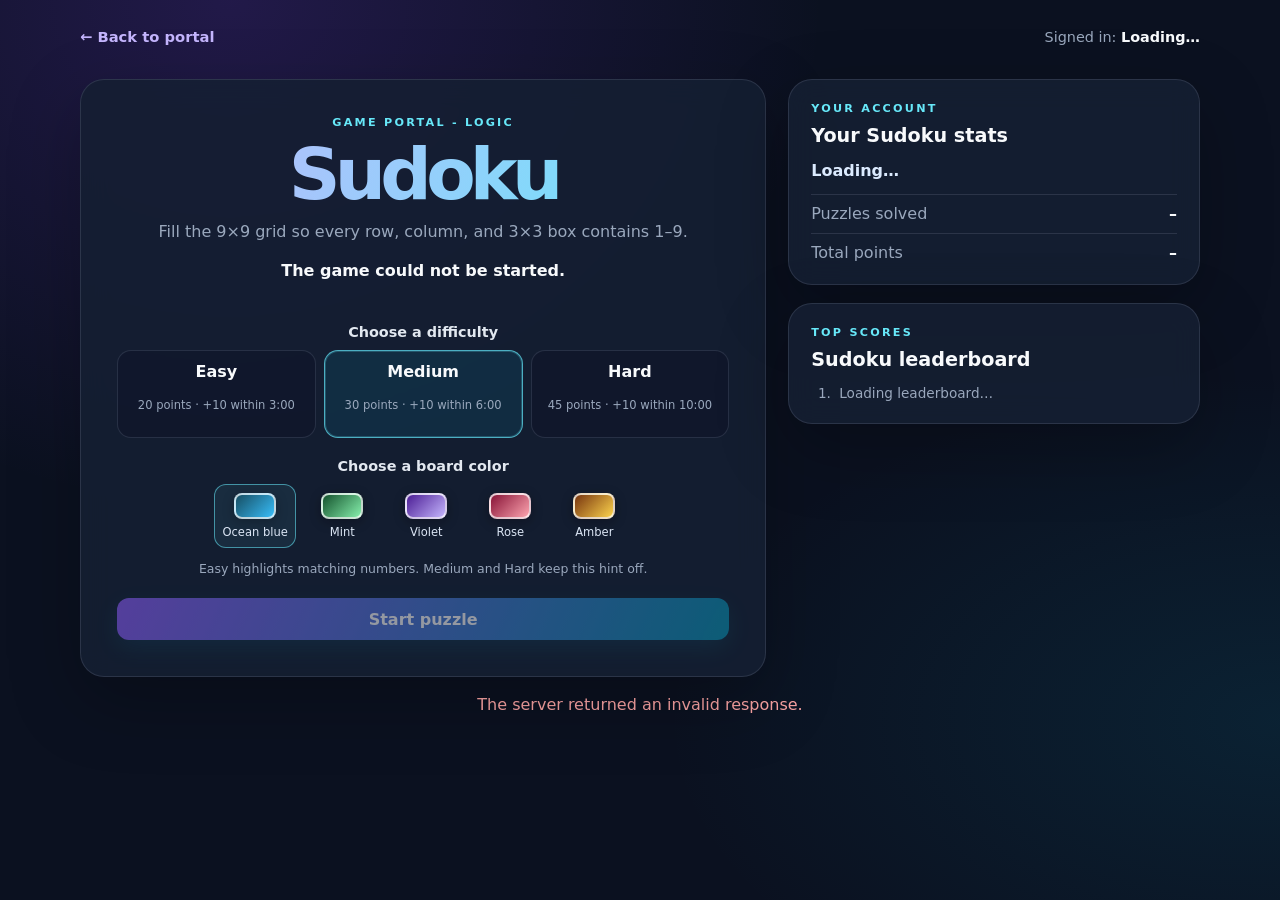
<file: games/sudoku/index.html>
<!DOCTYPE html>
<html lang="en">
<head>
    <meta charset="UTF-8">
    <meta name="viewport" content="width=device-width, initial-scale=1">
    <meta name="theme-color" content="#111827">
    <title>Sudoku – Game Portal</title>
    <link rel="stylesheet" href="style.css?v=20261124a">
    <script src="game.js?v=20261124a" defer></script>
</head>
<body>
    <main class="page-shell">
        <header class="topbar">
            <a class="back-link" href="../../index.php">← Back to portal</a>
            <p class="signed-in">Signed in: <strong id="player-name">Loading…</strong></p>
        </header>

        <div class="game-layout">
            <section class="game-card" aria-labelledby="game-title">
                <div class="game-heading">
                    <p class="eyebrow">GAME PORTAL - LOGIC</p>
                    <h1 id="game-title">Sudoku</h1>
                    <p class="subtitle">Fill the 9×9 grid so every row, column, and 3×3 box contains 1–9.</p>
                </div>

                <div class="game-info">
                    <p id="game-status" class="game-status" role="status" aria-live="polite">
                        Loading game settings…
                    </p>
                    <p id="save-status" class="save-status" role="status" aria-live="polite"></p>
                </div>

                <section id="setup-panel" class="setup-panel" aria-label="Game setup">
                    <fieldset class="difficulty-picker">
                        <legend>Choose a difficulty</legend>
                        <div class="difficulty-choices">
                            <label class="difficulty-option">
                                <input type="radio" name="difficulty" value="easy">
                                <span class="difficulty-name">Easy</span>
                                <span class="difficulty-description">20 points · +10 within 3:00</span>
                            </label>
                            <label class="difficulty-option is-selected">
                                <input type="radio" name="difficulty" value="medium" checked>
                                <span class="difficulty-name">Medium</span>
                                <span class="difficulty-description">30 points · +10 within 6:00</span>
                            </label>
                            <label class="difficulty-option">
                                <input type="radio" name="difficulty" value="hard">
                                <span class="difficulty-name">Hard</span>
                                <span class="difficulty-description">45 points · +10 within 10:00</span>
                            </label>
                        </div>
                    </fieldset>

                    <fieldset class="theme-picker">
                        <legend>Choose a board color</legend>
                        <div class="theme-choices">
                            <label class="theme-option">
                                <input type="radio" name="board-theme" value="ocean" checked>
                                <span class="theme-swatch theme-ocean" aria-hidden="true"></span>
                                <span>Ocean blue</span>
                            </label>
                            <label class="theme-option">
                                <input type="radio" name="board-theme" value="mint">
                                <span class="theme-swatch theme-mint" aria-hidden="true"></span>
                                <span>Mint</span>
                            </label>
                            <label class="theme-option">
                                <input type="radio" name="board-theme" value="violet">
                                <span class="theme-swatch theme-violet" aria-hidden="true"></span>
                                <span>Violet</span>
                            </label>
                            <label class="theme-option">
                                <input type="radio" name="board-theme" value="rose">
                                <span class="theme-swatch theme-rose" aria-hidden="true"></span>
                                <span>Rose</span>
                            </label>
                            <label class="theme-option">
                                <input type="radio" name="board-theme" value="amber">
                                <span class="theme-swatch theme-amber" aria-hidden="true"></span>
                                <span>Amber</span>
                            </label>
                        </div>
                    </fieldset>

                    <p class="setup-note">Easy highlights matching numbers. Medium and Hard keep this hint off.</p>
                    <button id="begin-game" class="primary-button" type="button" disabled>Start puzzle</button>
                </section>

                <section id="game-area" class="game-area" hidden>
                    <div class="game-toolbar">
                        <p>Time <strong id="timer" aria-label="Elapsed time">00:00</strong></p>
                        <p id="difficulty-label">Medium</p>
                        <p id="score-label">30 points · +10 bonus within 6:00</p>
                    </div>

                    <div id="board" class="sudoku-board" role="grid" aria-label="Sudoku board"></div>

                    <div class="number-pad" aria-label="Choose a number">
                        <button type="button" data-number="1" aria-label="Enter 1">1</button>
                        <button type="button" data-number="2" aria-label="Enter 2">2</button>
                        <button type="button" data-number="3" aria-label="Enter 3">3</button>
                        <button type="button" data-number="4" aria-label="Enter 4">4</button>
                        <button type="button" data-number="5" aria-label="Enter 5">5</button>
                        <button type="button" data-number="6" aria-label="Enter 6">6</button>
                        <button type="button" data-number="7" aria-label="Enter 7">7</button>
                        <button type="button" data-number="8" aria-label="Enter 8">8</button>
                        <button type="button" data-number="9" aria-label="Enter 9">9</button>
                        <button type="button" data-clear aria-label="Erase selected cell">Erase</button>
                    </div>

                    <div class="game-actions">
                        <button id="check-board" class="secondary-button" type="button">Check puzzle</button>
                        <button id="new-game" class="primary-button" type="button">New puzzle</button>
                        <button id="change-settings" class="secondary-button" type="button">Change settings</button>
                        <button id="retry-save" class="secondary-button" type="button" hidden>Retry save</button>
                    </div>
                    <p class="game-note" id="game-note"></p>
                </section>
            </section>

            <aside class="side-column">
                <section class="stats-card" aria-labelledby="stats-title">
                    <p class="eyebrow">YOUR ACCOUNT</p>
                    <h2 id="stats-title">Your Sudoku stats</h2>
                    <p class="account-name" id="account-name">Loading…</p>
                    <dl class="stats-list">
                        <div><dt>Puzzles solved</dt><dd id="games-played">–</dd></div>
                        <div><dt>Total points</dt><dd id="total-points">–</dd></div>
                    </dl>
                </section>

                <section class="leaderboard-card" aria-labelledby="leaderboard-title">
                    <p class="eyebrow">TOP SCORES</p>
                    <h2 id="leaderboard-title">Sudoku leaderboard</h2>
                    <ol id="leaderboard" class="leaderboard">
                        <li class="empty-state">Loading leaderboard…</li>
                    </ol>
                </section>
            </aside>
        </div>
        <p id="load-error" class="load-error" role="alert" hidden></p>
    </main>

    <dialog id="result-dialog" class="result-dialog" aria-labelledby="result-title">
        <h2 id="result-title">Puzzle solved!</h2>
        <p id="result-message"></p>
        <p id="result-save-status" class="result-save-status" role="status" aria-live="polite"></p>
        <div class="result-actions">
            <button id="result-retry" class="secondary-button" type="button" hidden>Retry save</button>
            <button id="result-new-game" class="primary-button" type="button" disabled>New puzzle</button>
        </div>
    </dialog>
</body>
</html>
</file>
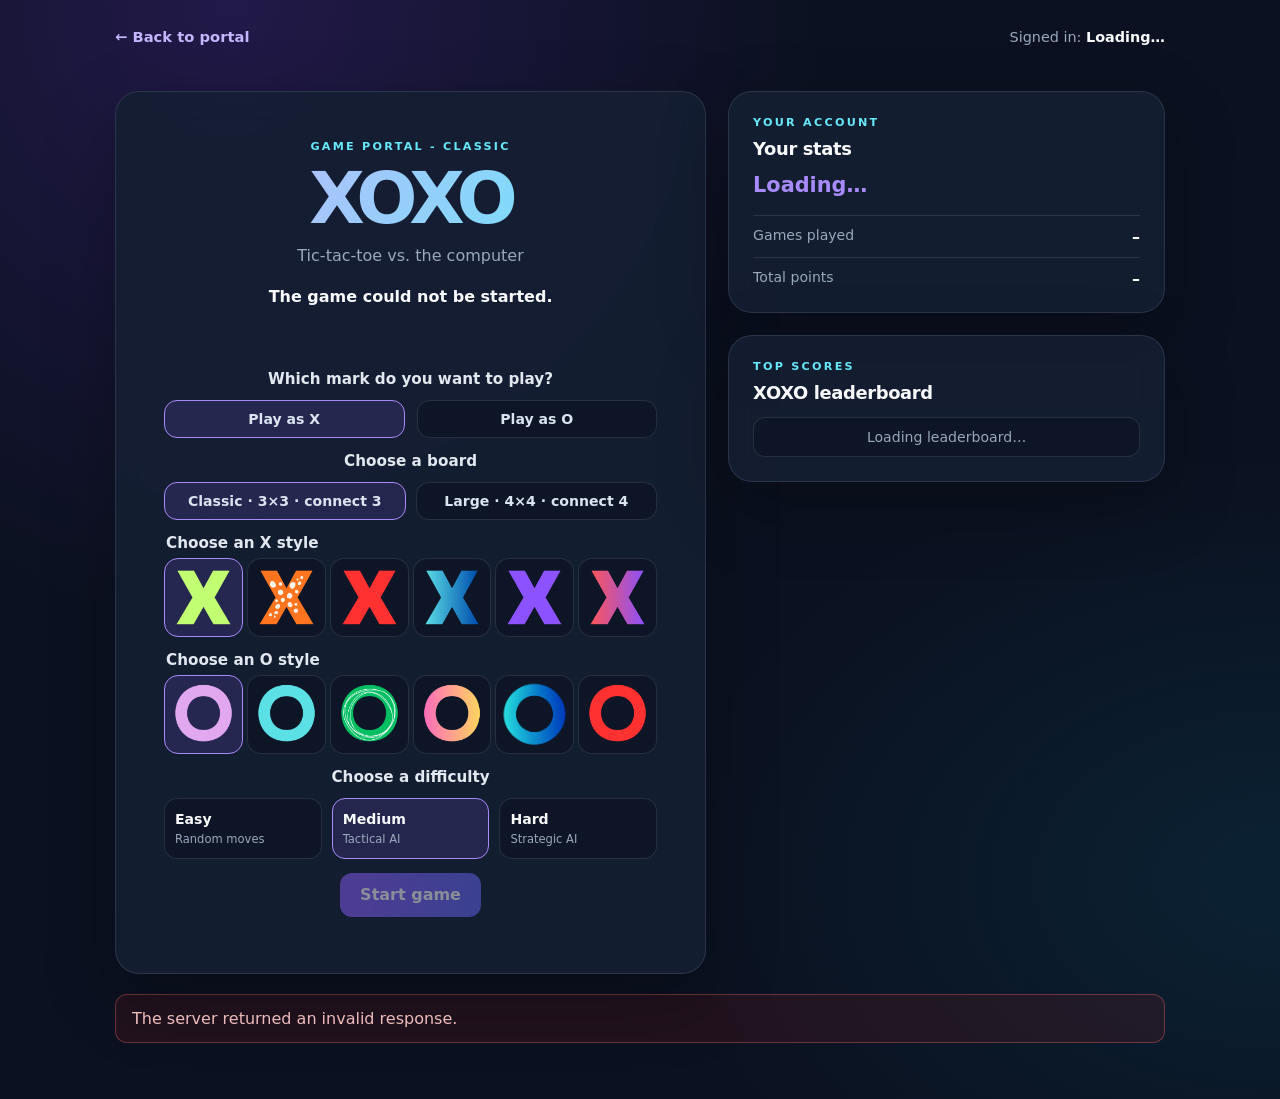
<file: games/tictactoe/index.html>
<!DOCTYPE html>
<html lang="en">
<head>
    <meta charset="UTF-8">
    <meta name="viewport" content="width=device-width, initial-scale=1">
    <meta name="theme-color" content="#111827">
    <title>XOXO – Game Portal</title>
    <link rel="stylesheet" href="style.css?v=20261124b">
    <script src="game.js?v=20261124i" defer></script>
</head>
<body>
    <main class="page-shell">
        <header class="topbar">
            <a class="back-link" href="../../index.php">← Back to portal</a>
            <p class="signed-in">Signed in: <strong id="player-name">Loading…</strong></p>
        </header>

        <div class="game-layout">
            <section class="game-card" aria-labelledby="game-title">
                <div class="game-heading">
                    <p class="eyebrow">GAME PORTAL - CLASSIC</p>
                    <h1 id="game-title">XOXO</h1>
                    <p class="subtitle">Tic-tac-toe vs. the computer</p>
                </div>

                <div class="game-info">
                    <p id="game-status" class="game-status" role="status" aria-live="polite">
                        Loading game settings…
                    </p>
                    <p id="save-status" class="save-status" role="status" aria-live="polite"></p>
                </div>

                <section id="setup-panel" class="setup-panel" aria-label="Game setup">
                    <fieldset class="mark-picker">
                        <legend>Which mark do you want to play?</legend>
                        <label class="mark-option">
                            <input type="radio" name="player-mark" value="X" checked>
                            <span>Play as X</span>
                        </label>
                        <label class="mark-option">
                            <input type="radio" name="player-mark" value="O">
                            <span>Play as O</span>
                        </label>
                    </fieldset>

                    <fieldset class="board-mode-picker">
                        <legend>Choose a board</legend>
                        <label class="mark-option board-mode-option is-selected">
                            <input type="radio" name="board-mode" value="classic" checked>
                            <span>Classic · 3×3 · connect 3</span>
                        </label>
                        <label class="mark-option board-mode-option">
                            <input type="radio" name="board-mode" value="large">
                            <span>Large · 4×4 · connect 4</span>
                        </label>
                    </fieldset>

                    <fieldset class="mark-style-picker">
                        <legend>Choose an X style</legend>
                        <div class="mark-style-choices">
                            <label class="mark-style-choice">
                                <input type="radio" name="x-style" value="../../assets/tictactoe_images/x1.png" checked>
                                <img src="../../assets/tictactoe_images/x1.png" alt="X style 1">
                            </label>
                            <label class="mark-style-choice">
                                <input type="radio" name="x-style" value="../../assets/tictactoe_images/x2.png">
                                <img src="../../assets/tictactoe_images/x2.png" alt="X style 2">
                            </label>
                            <label class="mark-style-choice">
                                <input type="radio" name="x-style" value="../../assets/tictactoe_images/x3.png">
                                <img src="../../assets/tictactoe_images/x3.png" alt="X style 3">
                            </label>
                            <label class="mark-style-choice">
                                <input type="radio" name="x-style" value="../../assets/tictactoe_images/x4.png">
                                <img src="../../assets/tictactoe_images/x4.png" alt="X style 4">
                            </label>
                            <label class="mark-style-choice">
                                <input type="radio" name="x-style" value="../../assets/tictactoe_images/x11.png">
                                <img src="../../assets/tictactoe_images/x11.png" alt="X style 5">
                            </label>
                            <label class="mark-style-choice">
                                <input type="radio" name="x-style" value="../../assets/tictactoe_images/x12.png">
                                <img src="../../assets/tictactoe_images/x12.png" alt="X style 6">
                            </label>
                        </div>
                    </fieldset>

                    <fieldset class="mark-style-picker">
                        <legend>Choose an O style</legend>
                        <div class="mark-style-choices">
                            <label class="mark-style-choice">
                                <input type="radio" name="o-style" value="../../assets/tictactoe_images/o6.png" checked>
                                <img src="../../assets/tictactoe_images/o6.png" alt="O style 1">
                            </label>
                            <label class="mark-style-choice">
                                <input type="radio" name="o-style" value="../../assets/tictactoe_images/o5.png">
                                <img src="../../assets/tictactoe_images/o5.png" alt="O style 2">
                            </label>
                            <label class="mark-style-choice">
                                <input type="radio" name="o-style" value="../../assets/tictactoe_images/o7.png">
                                <img src="../../assets/tictactoe_images/o7.png" alt="O style 3">
                            </label>
                            <label class="mark-style-choice">
                                <input type="radio" name="o-style" value="../../assets/tictactoe_images/o8.png">
                                <img src="../../assets/tictactoe_images/o8.png" alt="O style 4">
                            </label>
                            <label class="mark-style-choice">
                                <input type="radio" name="o-style" value="../../assets/tictactoe_images/o9.png">
                                <img src="../../assets/tictactoe_images/o9.png" alt="O style 5">
                            </label>
                            <label class="mark-style-choice">
                                <input type="radio" name="o-style" value="../../assets/tictactoe_images/o10.png">
                                <img src="../../assets/tictactoe_images/o10.png" alt="O style 6">
                            </label>
                        </div>
                    </fieldset>

                    <fieldset class="difficulty-picker">
                        <legend>Choose a difficulty</legend>
                        <div class="difficulty-choices">
                            <label class="difficulty-option">
                                <input type="radio" name="difficulty" value="easy">
                                <span class="difficulty-name">Easy</span>
                                <span class="difficulty-description">Random moves</span>
                            </label>
                            <label class="difficulty-option is-selected">
                                <input type="radio" name="difficulty" value="medium" checked>
                                <span class="difficulty-name">Medium</span>
                                <span class="difficulty-description">Tactical AI</span>
                            </label>
                            <label class="difficulty-option">
                                <input type="radio" name="difficulty" value="hard">
                                <span class="difficulty-name">Hard</span>
                                <span class="difficulty-description">Strategic AI</span>
                            </label>
                        </div>
                    </fieldset>

                    <button id="begin-game" class="primary-button" type="button" disabled>Start game</button>
                </section>

                <section id="game-area" class="game-area" aria-label="Tic-tac-toe game" hidden>
                    <div class="board" id="board" role="group" aria-label="Tic-tac-toe board"></div>

                    <div class="game-actions">
                        <button id="new-game" class="primary-button" type="button" disabled>New game</button>
                        <button id="change-settings" class="secondary-button" type="button">Change mark or style</button>
                        <button id="retry-save" class="secondary-button" type="button" hidden>Retry save</button>
                    </div>
                    <p class="game-note" id="game-note"></p>
                </section>
            </section>

            <aside class="side-column">
                <section class="stats-card" aria-labelledby="stats-title">
                    <p class="eyebrow">YOUR ACCOUNT</p>
                    <h2 id="stats-title">Your stats</h2>
                    <p class="account-name" id="account-name">Loading…</p>
                    <dl class="stats-list">
                        <div><dt>Games played</dt><dd id="games-played">–</dd></div>
                        <div><dt>Total points</dt><dd id="total-points">–</dd></div>
                    </dl>
                </section>

                <section class="leaderboard-card" aria-labelledby="leaderboard-title">
                    <p class="eyebrow">TOP SCORES</p>
                    <h2 id="leaderboard-title">XOXO leaderboard</h2>
                    <ol id="leaderboard" class="leaderboard">
                        <li class="empty-state">Loading leaderboard…</li>
                    </ol>
                </section>
            </aside>
        </div>
        <p id="load-error" class="load-error" role="alert" hidden></p>
    </main>
    <dialog id="result-dialog" class="result-dialog" aria-labelledby="result-title">
        <h2 id="result-title">Game over</h2>
        <p id="result-message"></p>
        <p id="result-save-status" class="result-save-status" role="status" aria-live="polite"></p>
        <div class="result-actions">
            <button id="result-retry" class="secondary-button" type="button" hidden>Retry save</button>
            <button id="result-new-game" class="primary-button" type="button" disabled>New game</button>
        </div>
    </dialog>
</body>
</html>
</file>
<file: games/sudoku/style.css>
:root {
    color-scheme: dark;
    font-family: Inter, "Segoe UI", system-ui, sans-serif;
    background: #0b1120;
    color: #f8fafc;
    font-synthesis: none;
    text-rendering: optimizeLegibility;
    --muted: #9aa8bd;
    --line: rgba(148, 163, 184, 0.18);
    --panel: rgba(21, 31, 51, 0.88);
    --violet: #a78bfa;
    --cyan: #67e8f9;
}

* {
    box-sizing: border-box;
}

body {
    min-width: 320px;
    min-height: 100vh;
    margin: 0;
    background:
        radial-gradient(ellipse at 18% 0%, rgba(124, 58, 237, 0.2), transparent 40%),
        radial-gradient(ellipse at 100% 80%, rgba(8, 145, 178, 0.13), transparent 34%),
        #0b1120;
}

button,
a {
    font: inherit;
}

button {
    color: inherit;
}

[hidden] {
    display: none !important;
}

.page-shell {
    width: min(1120px, calc(100% - 36px));
    margin: 0 auto;
    padding: 28px 0 56px;
}

.topbar {
    display: flex;
    align-items: center;
    justify-content: space-between;
    gap: 16px;
    margin-bottom: 34px;
}

.back-link {
    color: #c4b5fd;
    font-size: 0.92rem;
    font-weight: 650;
    text-decoration: none;
}

.back-link:hover {
    color: #fff;
}

.signed-in {
    margin: 0;
    color: var(--muted);
    font-size: 0.9rem;
}

.signed-in strong {
    color: #f8fafc;
}

.game-layout {
    display: grid;
    grid-template-columns: minmax(0, 1.25fr) minmax(250px, 0.75fr);
    gap: 22px;
    align-items: start;
}

.game-card,
.stats-card,
.leaderboard-card {
    border: 1px solid var(--line);
    border-radius: 24px;
    background: var(--panel);
    box-shadow: 0 24px 70px rgba(0, 0, 0, 0.25);
    backdrop-filter: blur(14px);
}

.game-card {
    min-width: 0;
    padding: clamp(18px, 3.5vw, 36px);
    text-align: center;
}

.game-heading {
    margin-bottom: 20px;
}

.eyebrow {
    margin: 0 0 9px;
    color: var(--cyan);
    font-size: 0.7rem;
    font-weight: 800;
    letter-spacing: 0.2em;
}

h1,
h2,
p {
    margin-top: 0;
}

h1 {
    margin-bottom: 4px;
    font-size: clamp(2.6rem, 8vw, 4.5rem);
    font-weight: 900;
    letter-spacing: -0.08em;
    line-height: 1;
    background: linear-gradient(115deg, #c4b5fd, #67e8f9);
    background-clip: text;
    color: transparent;
}

.subtitle {
    max-width: 540px;
    margin: 12px auto 0;
    color: var(--muted);
}

.game-info {
    min-height: 48px;
    margin: 0 auto 15px;
}

.game-status {
    margin: 0;
    color: #f8fafc;
    font-weight: 700;
}

.save-status {
    min-height: 1.2em;
    margin: 5px 0 0;
    color: var(--muted);
    font-size: 0.82rem;
}

.setup-panel {
    display: grid;
    gap: 20px;
}

fieldset {
    min-width: 0;
    margin: 0;
    padding: 0;
    border: 0;
}

legend {
    width: 100%;
    margin-bottom: 10px;
    color: #e2e8f0;
    font-size: 0.9rem;
    font-weight: 750;
}

.difficulty-choices {
    display: grid;
    grid-template-columns: repeat(3, minmax(0, 1fr));
    gap: 8px;
}

.difficulty-option {
    display: grid;
    gap: 5px;
    min-height: 88px;
    padding: 11px 8px;
    border: 1px solid var(--line);
    border-radius: 14px;
    background: rgba(15, 23, 42, 0.6);
    cursor: pointer;
    text-align: center;
}

.difficulty-option.is-selected {
    border-color: rgba(103, 232, 249, 0.7);
    background: rgba(8, 145, 178, 0.14);
    box-shadow: inset 0 0 0 1px rgba(103, 232, 249, 0.22);
}

.difficulty-option input,
.theme-option input {
    position: absolute;
    width: 1px;
    height: 1px;
    opacity: 0;
}

.difficulty-option:focus-within,
.theme-option:focus-within {
    outline: 2px solid var(--cyan);
    outline-offset: 3px;
}

.difficulty-name {
    font-weight: 800;
}

.difficulty-description {
    color: var(--muted);
    font-size: 0.72rem;
    line-height: 1.35;
}

.theme-choices {
    display: flex;
    flex-wrap: wrap;
    justify-content: center;
    gap: 9px;
}

.theme-option {
    display: grid;
    justify-items: center;
    gap: 6px;
    min-width: 75px;
    padding: 8px 7px;
    border: 1px solid transparent;
    border-radius: 12px;
    color: #dbe5f4;
    font-size: 0.72rem;
    cursor: pointer;
}

.theme-option.is-selected {
    border-color: rgba(103, 232, 249, 0.55);
    background: rgba(103, 232, 249, 0.08);
}

.theme-swatch {
    width: 42px;
    height: 26px;
    border: 2px solid rgba(255, 255, 255, 0.72);
    border-radius: 8px;
    box-shadow: 0 3px 12px rgba(0, 0, 0, 0.25);
}

.theme-ocean {
    background: linear-gradient(135deg, #164e63, #38bdf8);
}

.theme-mint {
    background: linear-gradient(135deg, #14532d, #86efac);
}

.theme-violet {
    background: linear-gradient(135deg, #4c1d95, #c4b5fd);
}

.theme-rose {
    background: linear-gradient(135deg, #881337, #fda4af);
}

.theme-amber {
    background: linear-gradient(135deg, #78350f, #fcd34d);
}

.setup-note {
    margin: -8px 0 0;
    color: var(--muted);
    font-size: 0.78rem;
    line-height: 1.45;
}

.primary-button,
.secondary-button,
.number-pad button {
    min-height: 42px;
    padding: 9px 16px;
    border-radius: 12px;
    font-weight: 750;
    cursor: pointer;
    transition: transform 140ms ease, filter 140ms ease, border-color 140ms ease;
}

.primary-button {
    border: 0;
    background: linear-gradient(115deg, #8b5cf6, #0891b2);
    color: #fff;
    box-shadow: 0 8px 24px rgba(8, 145, 178, 0.2);
}

.secondary-button,
.number-pad button {
    border: 1px solid rgba(148, 163, 184, 0.28);
    background: rgba(30, 41, 59, 0.78);
    color: #e2e8f0;
}

.primary-button:not(:disabled):hover,
.secondary-button:not(:disabled):hover,
.number-pad button:hover {
    transform: translateY(-1px);
    filter: brightness(1.12);
}

.primary-button:disabled,
.secondary-button:disabled {
    opacity: 0.55;
    cursor: not-allowed;
}

.primary-button:focus-visible,
.secondary-button:focus-visible,
.number-pad button:focus-visible,
.back-link:focus-visible,
.sudoku-cell:focus-visible {
    outline: 3px solid var(--cyan);
    outline-offset: 3px;
}

.game-area {
    display: grid;
    justify-items: center;
    gap: 14px;
}

.game-toolbar {
    display: flex;
    flex-wrap: wrap;
    justify-content: space-between;
    gap: 6px 16px;
    width: min(100%, 560px);
    color: var(--muted);
    font-size: 0.82rem;
}

.game-toolbar p {
    margin: 0;
}

.game-toolbar strong {
    margin-left: 4px;
    color: #fff;
    font-size: 1rem;
    font-variant-numeric: tabular-nums;
}

.sudoku-board {
    --cell-bg: #14243a;
    --cell-alt: #1b304a;
    --cell-highlight: #264c6d;
    --cell-selected: #256b86;
    --grid-line: rgba(148, 190, 218, 0.32);
    --grid-strong: rgba(186, 230, 253, 0.78);
    --given-color: #f8fafc;
    --entry-color: #a5f3fc;
    display: grid;
    grid-template-columns: repeat(9, minmax(0, 1fr));
    width: min(100%, 560px);
    aspect-ratio: 1;
    overflow: hidden;
    border: 2px solid var(--grid-strong);
    border-radius: 12px;
    background: var(--cell-bg);
    box-shadow: 0 12px 34px rgba(0, 0, 0, 0.24);
}

.sudoku-board[data-theme="mint"] {
    --cell-bg: #142b25;
    --cell-alt: #1b3c31;
    --cell-highlight: #285845;
    --cell-selected: #2d7957;
    --grid-line: rgba(134, 239, 172, 0.3);
    --grid-strong: rgba(187, 247, 208, 0.78);
    --entry-color: #86efac;
}

.sudoku-board[data-theme="violet"] {
    --cell-bg: #261b3b;
    --cell-alt: #33254d;
    --cell-highlight: #4a3670;
    --cell-selected: #694aa0;
    --grid-line: rgba(196, 181, 253, 0.3);
    --grid-strong: rgba(221, 214, 254, 0.78);
    --entry-color: #c4b5fd;
}

.sudoku-board[data-theme="rose"] {
    --cell-bg: #351c2a;
    --cell-alt: #482536;
    --cell-highlight: #67344a;
    --cell-selected: #90435d;
    --grid-line: rgba(253, 164, 175, 0.3);
    --grid-strong: rgba(254, 205, 211, 0.78);
    --entry-color: #fda4af;
}

.sudoku-board[data-theme="amber"] {
    --cell-bg: #352819;
    --cell-alt: #49351e;
    --cell-highlight: #6b4d2a;
    --cell-selected: #926629;
    --grid-line: rgba(252, 211, 77, 0.3);
    --grid-strong: rgba(253, 230, 138, 0.78);
    --entry-color: #fcd34d;
}

.sudoku-cell {
    display: grid;
    place-items: center;
    min-width: 0;
    min-height: 0;
    padding: 0;
    border: 1px solid var(--grid-line);
    border-radius: 0;
    background: var(--cell-bg);
    color: var(--entry-color);
    font-size: clamp(0.78rem, 3.4vw, 1.35rem);
    font-weight: 700;
    font-variant-numeric: tabular-nums;
    cursor: pointer;
    user-select: none;
    -webkit-tap-highlight-color: transparent;
}

.sudoku-cell:nth-child(even) {
    background: var(--cell-alt);
}

.sudoku-cell:nth-child(3n) {
    border-right: 2px solid var(--grid-strong);
}

.sudoku-cell:nth-child(9n + 1) {
    border-left-width: 0;
}

.sudoku-cell:nth-child(n + 19):nth-child(-n + 27),
.sudoku-cell:nth-child(n + 46):nth-child(-n + 54) {
    border-bottom: 2px solid var(--grid-strong);
}

.sudoku-cell:nth-child(-n + 9) {
    border-top-width: 0;
}

.sudoku-cell:nth-child(n + 73) {
    border-bottom-width: 0;
}

.sudoku-cell.is-given {
    color: var(--given-color);
    font-weight: 850;
}

.sudoku-cell.is-related {
    background: var(--cell-highlight);
}

.sudoku-cell.is-same-number {
    box-shadow: inset 0 0 0 2px var(--grid-strong);
}

.sudoku-cell.is-selected {
    position: relative;
    z-index: 1;
    background: var(--cell-selected);
    box-shadow: inset 0 0 0 2px #fff;
}

.sudoku-cell.is-error {
    background: #7f1d1d;
    color: #fecaca;
}

.number-pad {
    display: grid;
    grid-template-columns: repeat(5, minmax(0, 1fr));
    gap: 7px;
    width: min(100%, 560px);
}

.number-pad button {
    min-width: 0;
    min-height: 38px;
    padding: 5px;
    font-size: 0.95rem;
}

.game-actions {
    display: flex;
    flex-wrap: wrap;
    justify-content: center;
    gap: 8px;
    width: 100%;
}

.game-actions button {
    min-height: 38px;
    padding: 8px 12px;
    font-size: 0.82rem;
}

.game-note {
    max-width: 560px;
    margin: 0;
    color: var(--muted);
    font-size: 0.78rem;
    line-height: 1.5;
}

.side-column {
    display: grid;
    gap: 18px;
}

.stats-card,
.leaderboard-card {
    padding: 22px;
    text-align: left;
}

.stats-card h2,
.leaderboard-card h2 {
    margin: 0 0 14px;
    font-size: 1.2rem;
}

.account-name {
    margin-bottom: 14px;
    color: #dbeafe;
    font-weight: 750;
}

.stats-list {
    display: grid;
    gap: 10px;
    margin: 0;
}

.stats-list div {
    display: flex;
    justify-content: space-between;
    gap: 12px;
    padding-top: 9px;
    border-top: 1px solid var(--line);
}

.stats-list dt {
    color: var(--muted);
}

.stats-list dd {
    margin: 0;
    font-weight: 800;
    text-align: right;
}

.leaderboard {
    display: grid;
    gap: 9px;
    margin: 0;
    padding-left: 1.5rem;
}

.leaderboard li {
    padding-left: 4px;
    color: var(--muted);
}

.leader-entry {
    display: flex;
    justify-content: space-between;
    gap: 12px;
    color: #e2e8f0;
}

.leader-score {
    color: var(--cyan);
    font-weight: 800;
    white-space: nowrap;
}

.empty-state {
    color: var(--muted) !important;
    font-size: 0.85rem;
}

.load-error {
    margin: 18px 0 0;
    color: #fca5a5;
    text-align: center;
}

.load-error a {
    color: #c4b5fd;
}

.result-dialog {
    width: min(420px, calc(100% - 32px));
    padding: 28px;
    border: 1px solid var(--line);
    border-radius: 22px;
    background: #172238;
    color: #f8fafc;
    box-shadow: 0 28px 90px rgba(0, 0, 0, 0.55);
    text-align: center;
}

.result-dialog::backdrop {
    background: rgba(2, 6, 23, 0.76);
    backdrop-filter: blur(5px);
}

.result-dialog h2 {
    margin-bottom: 10px;
    font-size: 1.6rem;
}

.result-dialog p {
    color: #cbd5e1;
}

.result-save-status {
    min-height: 1.2em;
    font-size: 0.85rem;
}

.result-actions {
    display: flex;
    flex-wrap: wrap;
    justify-content: center;
    gap: 8px;
}

@media (max-width: 850px) {
    .game-layout {
        grid-template-columns: minmax(0, 1fr);
    }

    .side-column {
        grid-template-columns: repeat(2, minmax(0, 1fr));
    }
}

@media (max-width: 520px) {
    .page-shell {
        width: min(100% - 20px, 440px);
        padding-top: 18px;
    }

    .topbar {
        margin-bottom: 22px;
    }

    .signed-in {
        font-size: 0.78rem;
    }

    .game-card {
        padding: 18px 12px;
        border-radius: 18px;
    }

    .difficulty-choices {
        gap: 5px;
    }

    .difficulty-option {
        min-height: 94px;
        padding: 9px 4px;
    }

    .difficulty-description {
        font-size: 0.65rem;
    }

    .sudoku-cell {
        font-size: clamp(0.72rem, 5vw, 1.1rem);
    }

    .side-column {
        grid-template-columns: minmax(0, 1fr);
    }
}
</file>
<file: games/tictactoe/style.css>
:root {
    color-scheme: dark;
    font-family: Inter, "Segoe UI", system-ui, sans-serif;
    background: #0b1120;
    color: #f8fafc;
    font-synthesis: none;
    text-rendering: optimizeLegibility;
    --muted: #9aa8bd;
    --line: rgba(148, 163, 184, 0.18);
    --panel: rgba(21, 31, 51, 0.88);
    --violet: #a78bfa;
    --cyan: #67e8f9;
}

* {
    box-sizing: border-box;
}

body {
    min-width: 320px;
    min-height: 100vh;
    margin: 0;
    background:
        radial-gradient(ellipse at 18% 0%, rgba(124, 58, 237, 0.2), transparent 40%),
        radial-gradient(ellipse at 100% 80%, rgba(8, 145, 178, 0.13), transparent 34%),
        #0b1120;
}

button,
a {
    font: inherit;
}

.page-shell {
    width: min(1050px, calc(100% - 36px));
    margin: 0 auto;
    padding: 28px 0 56px;
}

.topbar {
    display: flex;
    align-items: center;
    justify-content: space-between;
    gap: 16px;
    margin-bottom: 46px;
}

.back-link {
    color: #c4b5fd;
    font-size: 0.92rem;
    font-weight: 650;
    text-decoration: none;
}

.back-link:hover {
    color: #fff;
}

.signed-in {
    margin: 0;
    color: var(--muted);
    font-size: 0.9rem;
}

.signed-in strong {
    color: #f8fafc;
}

.game-layout {
    display: grid;
    grid-template-columns: minmax(0, 1.15fr) minmax(260px, 0.85fr);
    gap: 22px;
    align-items: start;
}

.game-card,
.stats-card,
.leaderboard-card {
    border: 1px solid var(--line);
    border-radius: 24px;
    background: var(--panel);
    box-shadow: 0 24px 70px rgba(0, 0, 0, 0.25);
    backdrop-filter: blur(14px);
}

.game-card {
    padding: clamp(24px, 5vw, 48px);
    text-align: center;
}

.game-heading {
    margin-bottom: 22px;
}

.eyebrow {
    margin: 0 0 9px;
    color: var(--cyan);
    font-size: 0.7rem;
    font-weight: 800;
    letter-spacing: 0.2em;
}

h1,
h2,
p {
    margin-top: 0;
}

h1 {
    margin-bottom: 4px;
    font-size: clamp(2.6rem, 8vw, 4.5rem);
    font-weight: 900;
    letter-spacing: -0.08em;
    line-height: 1;
    background: linear-gradient(115deg, #c4b5fd, #67e8f9);
    background-clip: text;
    color: transparent;
}

.subtitle {
    margin: 12px 0 0;
    color: var(--muted);
}

.game-info {
    min-height: 50px;
    margin: 0 auto 15px;
}

.game-status {
    margin: 0;
    color: #f8fafc;
    font-weight: 700;
}

.save-status {
    min-height: 1.2em;
    margin: 5px 0 0;
    color: var(--muted);
    font-size: 0.82rem;
}

.board {
    width: min(100%, 460px);
    aspect-ratio: 1;
    display: grid;
    grid-template-columns: repeat(var(--board-size, 3), minmax(0, 1fr));
    grid-template-rows: repeat(var(--board-size, 3), minmax(0, 1fr));
    gap: 8px;
    margin: 0 auto;
}

.cell {
    position: relative;
    display: grid;
    place-items: center;
    min-width: 0;
    min-height: 0;
    padding: 0;
    overflow: hidden;
    border: 1px solid rgba(167, 139, 250, 0.2);
    border-radius: 16px;
    background: linear-gradient(145deg, rgba(37, 49, 75, 0.94), rgba(20, 29, 48, 0.94));
    color: #f8fafc;
    cursor: pointer;
    user-select: none;
    -webkit-user-select: none;
    caret-color: transparent;
    -webkit-tap-highlight-color: transparent;
    transition: transform 140ms ease, border-color 140ms ease, background 140ms ease;
}

.cell:not(:disabled):hover {
    transform: translateY(-2px);
    border-color: rgba(103, 232, 249, 0.65);
    background: #253652;
}

.cell:focus-visible,
.primary-button:focus-visible,
.secondary-button:focus-visible,
.back-link:focus-visible {
    outline: 3px solid var(--cyan);
    outline-offset: 3px;
}

.cell:focus:not(:focus-visible) {
    outline: none;
}

.cell:disabled {
    cursor: default;
}

.cell-avatar {
    position: absolute;
    width: 78%;
    height: 78%;
    aspect-ratio: 1;
    border-radius: 10%;
    object-fit: contain;
}

.cell-mark {
    position: relative;
    z-index: 1;
    font-size: clamp(2rem, 8vw, 3.8rem);
    font-weight: 900;
    line-height: 1;
    text-shadow: 0 2px 8px rgba(0, 0, 0, 0.8);
}

.cell.mark-x .cell-mark {
    color: var(--violet);
}

.cell.mark-o .cell-mark {
    color: var(--cyan);
}

.setup-panel {
    display: grid;
    justify-items: center;
    gap: 14px;
    padding: 18px 0 8px;
}

.mark-picker,
.board-mode-picker,
.avatar-picker,
.mark-style-picker {
    width: 100%;
    margin: 0;
    padding: 0;
    border: 0;
}

.difficulty-picker {
    width: 100%;
    margin: 0;
    padding: 0;
    border: 0;
}

.board-mode-picker {
    display: grid;
    grid-template-columns: repeat(2, minmax(0, 1fr));
    gap: 10px;
}

.board-mode-picker legend {
    grid-column: 1 / -1;
}

.mark-picker legend,
.board-mode-picker legend,
.avatar-picker legend,
.difficulty-picker legend,
.mark-style-picker legend {
    width: 100%;
    margin-bottom: 12px;
    color: #e2e8f0;
    font-size: 0.95rem;
    font-weight: 750;
}

.mark-picker {
    display: grid;
    grid-template-columns: repeat(2, minmax(0, 1fr));
    gap: 12px;
}

.mark-picker legend {
    grid-column: 1 / -1;
}

.mark-option {
    position: relative;
    display: flex;
    align-items: center;
    justify-content: center;
    gap: 10px;
    padding: 10px 14px;
    border: 1px solid var(--line);
    border-radius: 13px;
    background: rgba(9, 15, 28, 0.45);
    color: #dbe4f1;
    font-size: 0.88rem;
    font-weight: 700;
    cursor: pointer;
}

.mark-option input,
.avatar-choice input {
    position: absolute;
    width: 1px;
    height: 1px;
    overflow: hidden;
    clip: rect(0, 0, 0, 0);
    white-space: nowrap;
    clip-path: inset(50%);
}

.mark-option:focus-within,
.avatar-choice:focus-within .avatar-choice-card {
    outline: 3px solid var(--cyan);
    outline-offset: 3px;
}

.mark-option.is-selected {
    border-color: var(--violet);
    background: rgba(139, 92, 246, 0.15);
}

.mark-style-picker {
    text-align: left;
}

.mark-style-picker legend {
    margin-bottom: 6px;
}

.mark-style-choices {
    display: grid;
    grid-template-columns: repeat(auto-fit, minmax(46px, 1fr));
    gap: 4px;
}

.mark-style-choice {
    position: relative;
    display: grid;
    place-items: center;
    width: 100%;
    aspect-ratio: 1;
    padding: 3px;
    border: 1px solid var(--line);
    border-radius: 14px;
    background: rgba(9, 15, 28, 0.45);
    cursor: pointer;
}

.mark-style-choice input {
    position: absolute;
    width: 1px;
    height: 1px;
    overflow: hidden;
    clip: rect(0, 0, 0, 0);
    clip-path: inset(50%);
}

.mark-style-choice img {
    width: 100%;
    height: 100%;
    object-fit: contain;
}

.mark-style-choice:has(input:checked) {
    border-color: var(--violet);
    background: rgba(139, 92, 246, 0.16);
}

.mark-style-choice:focus-within {
    outline: 3px solid var(--cyan);
    outline-offset: 3px;
}

.avatar-choices {
    display: flex;
    flex-wrap: wrap;
    justify-content: center;
    gap: 12px;
}

.avatar-choice {
    position: relative;
    display: block;
    width: 82px;
    cursor: pointer;
}

.avatar-choice-card {
    display: grid;
    justify-items: center;
    gap: 7px;
    padding: 7px 5px;
    border: 1px solid transparent;
    border-radius: 14px;
    color: var(--muted);
    font-size: 0.7rem;
    text-align: center;
    transition: border-color 140ms ease, background 140ms ease;
}

.avatar-choice input:checked + .avatar-choice-card {
    border-color: var(--violet);
    background: rgba(139, 92, 246, 0.16);
    color: #fff;
}

.avatar-choice-card img {
    width: 52px;
    height: 52px;
    border: 2px solid rgba(255, 255, 255, 0.82);
    border-radius: 50%;
    object-fit: cover;
}

.difficulty-choices {
    display: grid;
    grid-template-columns: repeat(3, minmax(0, 1fr));
    gap: 10px;
}

.difficulty-option {
    position: relative;
    display: grid;
    gap: 5px;
    padding: 12px 10px;
    border: 1px solid var(--line);
    border-radius: 13px;
    background: rgba(9, 15, 28, 0.45);
    text-align: left;
    cursor: pointer;
}

.difficulty-option input {
    position: absolute;
    width: 1px;
    height: 1px;
    overflow: hidden;
    clip: rect(0, 0, 0, 0);
    white-space: nowrap;
    clip-path: inset(50%);
}

.difficulty-option:focus-within {
    outline: 3px solid var(--cyan);
    outline-offset: 3px;
}

.difficulty-option.is-selected {
    border-color: var(--violet);
    background: rgba(139, 92, 246, 0.15);
}

.difficulty-name {
    color: #f8fafc;
    font-size: 0.88rem;
    font-weight: 750;
}

.difficulty-description {
    color: var(--muted);
    font-size: 0.72rem;
}

.game-area {
    width: 100%;
}

.game-actions {
    display: flex;
    justify-content: center;
    flex-wrap: wrap;
    gap: 10px;
    margin-top: 22px;
}

.primary-button,
.secondary-button {
    min-height: 44px;
    padding: 0 20px;
    border: 0;
    border-radius: 12px;
    font-weight: 750;
    cursor: pointer;
    transition: transform 140ms ease, opacity 140ms ease;
}

.primary-button {
    background: linear-gradient(100deg, #8b5cf6, #6366f1);
    color: #fff;
}

.secondary-button {
    border: 1px solid var(--line);
    background: #202b42;
    color: #e2e8f0;
}

.secondary-button:disabled {
    opacity: 0.5;
    cursor: wait;
}

.primary-button:hover:not(:disabled),
.secondary-button:hover {
    transform: translateY(-1px);
}

.primary-button:disabled {
    opacity: 0.5;
    cursor: wait;
}

.result-dialog {
    width: min(420px, calc(100% - 32px));
    padding: 28px;
    border: 1px solid var(--line);
    border-radius: 20px;
    background: #151f33;
    color: #f8fafc;
    text-align: center;
    box-shadow: 0 24px 70px rgba(0, 0, 0, 0.45);
}

.result-dialog::backdrop {
    background: rgba(3, 7, 18, 0.72);
    backdrop-filter: blur(4px);
}

.result-dialog h2 {
    margin-bottom: 10px;
    font-size: 1.4rem;
}

.result-dialog > p {
    color: #dbe4f1;
}

.result-dialog .result-save-status {
    min-height: 1.2em;
    margin-bottom: 18px;
    color: var(--muted);
    font-size: 0.85rem;
}

.result-actions {
    display: flex;
    justify-content: center;
    flex-wrap: wrap;
    gap: 10px;
}

.game-note {
    margin: 15px 0 0;
    color: var(--muted);
    font-size: 0.82rem;
}

.side-column {
    display: grid;
    gap: 22px;
}

.stats-card,
.leaderboard-card {
    padding: 24px;
}

h2 {
    margin-bottom: 14px;
    font-size: 1.12rem;
    letter-spacing: -0.02em;
}

.account-name {
    margin-bottom: 18px;
    color: var(--violet);
    font-size: 1.3rem;
    font-weight: 800;
}

.stats-list {
    display: grid;
    gap: 11px;
    margin: 0;
}

.stats-list div {
    display: flex;
    justify-content: space-between;
    gap: 12px;
    padding-top: 11px;
    border-top: 1px solid var(--line);
}

.stats-list dt {
    color: var(--muted);
    font-size: 0.88rem;
}

.stats-list dd {
    margin: 0;
    font-weight: 750;
}

.leaderboard {
    display: grid;
    gap: 10px;
    margin: 0;
    padding: 0;
    list-style: none;
    counter-reset: rank;
}

.leaderboard li {
    display: flex;
    align-items: center;
    justify-content: space-between;
    gap: 12px;
    padding: 11px 12px;
    border: 1px solid var(--line);
    border-radius: 12px;
    background: rgba(9, 15, 28, 0.45);
    counter-increment: rank;
}

.leaderboard li::before {
    content: counter(rank, decimal-leading-zero);
    color: var(--cyan);
    font-size: 0.76rem;
    font-weight: 800;
}

.leaderboard .leader-name {
    flex: 1;
    overflow: hidden;
    text-overflow: ellipsis;
    white-space: nowrap;
}

.leaderboard .leader-score {
    color: var(--violet);
    font-size: 0.87rem;
    font-weight: 800;
    white-space: nowrap;
}

.leaderboard .empty-state {
    justify-content: center;
    color: var(--muted);
    font-size: 0.88rem;
}

.leaderboard .empty-state::before {
    content: none;
}

.load-error {
    margin: 20px 0 0;
    padding: 14px 16px;
    border: 1px solid rgba(248, 113, 113, 0.35);
    border-radius: 12px;
    background: rgba(127, 29, 29, 0.2);
    color: #fecaca;
}

.load-error a {
    color: #c4b5fd;
}

[hidden] {
    display: none !important;
}

@media (max-width: 760px) {
    .page-shell {
        width: min(520px, calc(100% - 28px));
        padding-top: 20px;
    }

    .topbar {
        margin-bottom: 26px;
    }

    .game-layout {
        grid-template-columns: 1fr;
    }
}

@media (max-width: 560px) {
    .mark-picker {
        gap: 8px;
    }

    .mark-option {
        gap: 7px;
        padding: 9px 7px;
        font-size: 0.78rem;
    }

    .difficulty-choices {
        grid-template-columns: 1fr;
    }
}

@media (max-width: 430px) {
    .topbar {
        align-items: flex-start;
        flex-direction: column;
        gap: 8px;
    }

    .game-card {
        padding: 24px 16px;
    }

    .board {
        gap: 7px;
    }

    .cell {
        border-radius: 12px;
    }
}

@media (prefers-reduced-motion: reduce) {
    *,
    *::before,
    *::after {
        scroll-behavior: auto !important;
        transition-duration: 0.01ms !important;
    }
}
</file>
